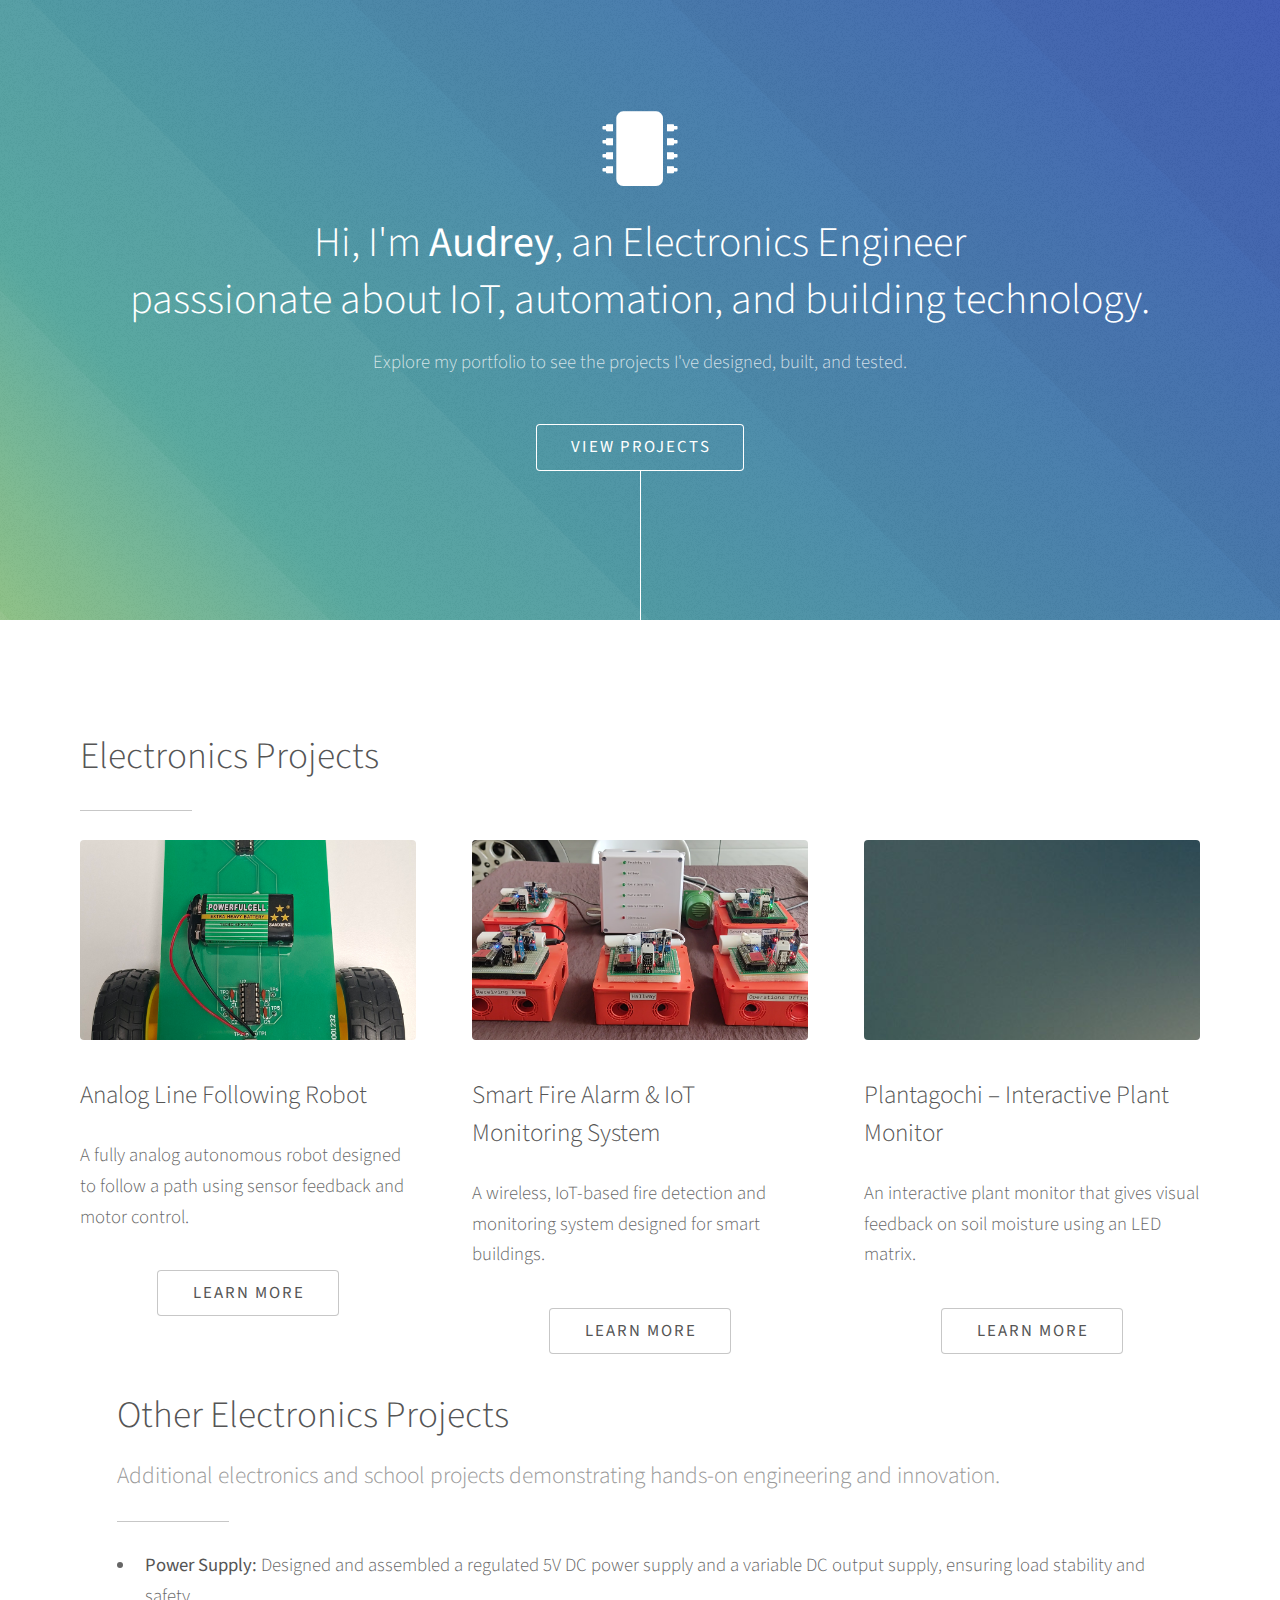
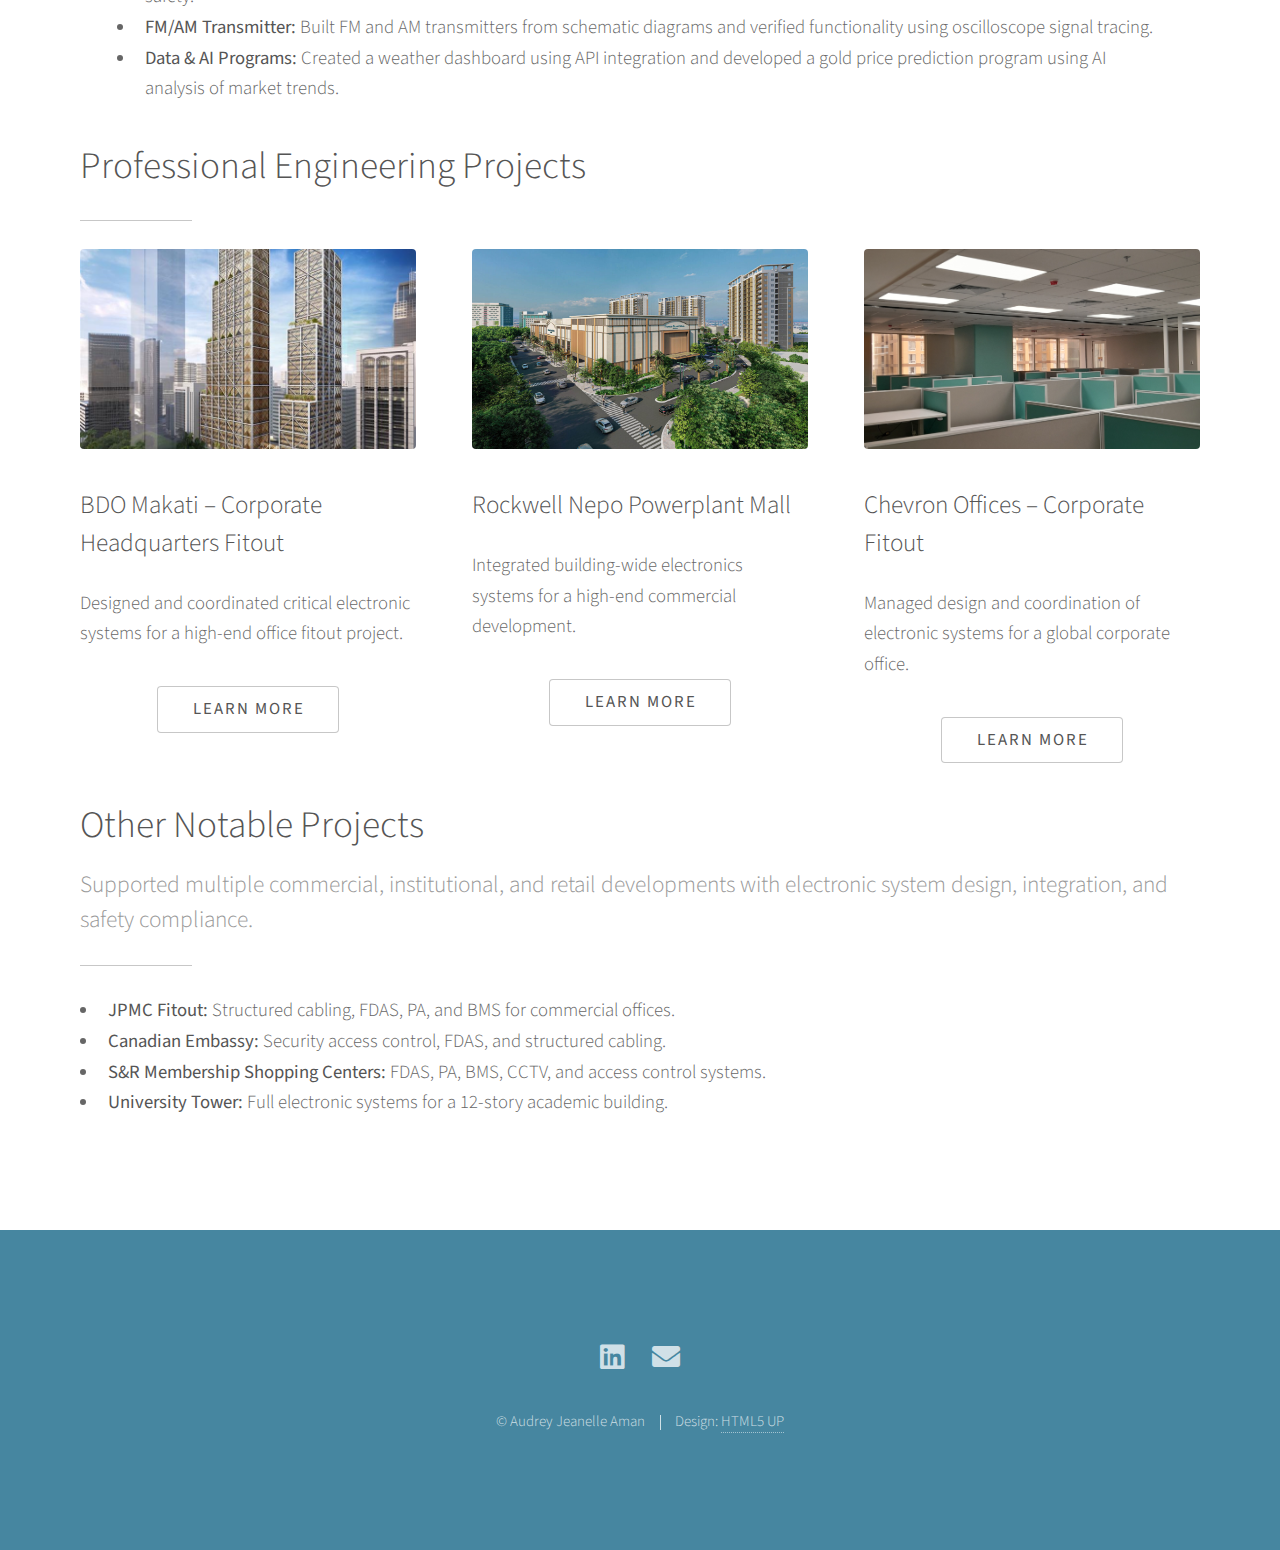
<file: index.html>
<!DOCTYPE HTML>
<!--
	Photon by HTML5 UP
	html5up.net | @ajlkn
	Free for personal and commercial use under the CCA 3.0 license (html5up.net/license)
-->
<html>
	<head>
		<title>Audrey Jeanelle Aman</title>
		<meta charset="utf-8" />
		<meta name="viewport" content="width=device-width, initial-scale=1, user-scalable=no" />
		<link rel="stylesheet" href="assets/css/main.css" />
		<noscript><link rel="stylesheet" href="assets/css/noscript.css" /></noscript>
	</head>
	<body class="is-preload">

		<!-- Header -->
			<section id="header">
				<div class="inner">
					<span class="icon solid major fa-microchip"></span>
					<h1>Hi, I'm <strong>Audrey</strong>, an Electronics Engineer<br />
					passsionate about IoT, automation, and building technology.</h1>
					<p>Explore my portfolio to see the projects I've designed, built, and tested.</p>
					<ul class="actions special">
						<li><a href="#projects" class="button scrolly">View Projects</a></li>
					</ul>
				</div>
			</section>

		<!-- Projects Overview -->
			<section id="projects" class="main style1">
				<div class="container">
					<header class="major">
						<h2>Electronics Projects</h2>
					</header>
					<div class="row gtr-150">
						<div class="col-4 col-12-medium">
							<span class="image fit"><img src="./images/line-following-robot/line-following-1.jpg" alt="Analog Line Following Robot" style="width: 100%; height: 200px; object-fit: cover;" /></span>
							<h3>Analog Line Following Robot</h3>
							<p>A fully analog autonomous robot designed to follow a path using sensor feedback and motor control.</p>
							<ul class="actions special">
								<li><a href="analog-robot.html" class="button">Learn More</a></li>
							</ul>
						</div>
						<div class="col-4 col-12-medium">
							<span class="image fit"><img src="./images/iot-fire-alarm/iot-fire-alarm-1.png" alt="Smart Fire Alarm" style="width: 100%; height: 200px; object-fit: cover;" /></span>
							<h3>Smart Fire Alarm & IoT Monitoring System</h3>
							<p>A wireless, IoT-based fire detection and monitoring system designed for smart buildings.</p>
							<ul class="actions special">
								<li><a href="smart-fire-alarm.html" class="button">Learn More</a></li>
							</ul>
						</div>
						<div class="col-4 col-12-medium">
							<span class="image fit"><img src="./images/pic04.jpg" alt="Plantagochi" style="width: 100%; height: 200px; object-fit: cover;" /></span>
							<h3>Plantagochi – Interactive Plant Monitor</h3>
							<p>An interactive plant monitor that gives visual feedback on soil moisture using an LED matrix.</p>
							<ul class="actions special">
								<li><a href="plantagochi.html" class="button">Learn More</a></li>
							</ul>
						</div>
						<!-- Other Electronics Projects -->
						<section id="other-electronics-projects" class="main style1">
							<div class="container">
								<header class="major">
									<h2>Other Electronics Projects</h2>
									<p>Additional electronics and school projects demonstrating hands-on engineering and innovation.</p>
								</header>
								
								<ul>
									<li><strong>Power Supply:</strong> Designed and assembled a regulated 5V DC power supply and a variable DC output supply, ensuring load stability and safety.</li>
									<li><strong>FM/AM Transmitter:</strong> Built FM and AM transmitters from schematic diagrams and verified functionality using oscilloscope signal tracing.</li>
									<li><strong>Data & AI Programs:</strong> Created a weather dashboard using API integration and developed a gold price prediction program using AI analysis of market trends.</li>
								</ul>
							</div>
						</section>
					</div>
					<header class="major">
						<h2>Professional Engineering Projects</h2>
					</header>
					<div class="row gtr-150">
						<div class="col-4 col-12-medium">
							<span class="image fit"><img src="./images/bdo-makati/bdo-groundbreaking.jpg" alt="BDO Makati" style="width: 100%; height: 200px; object-fit: cover;" /></span>
							<h3>BDO Makati – Corporate Headquarters Fitout</h3>
							<p>Designed and coordinated critical electronic systems for a high-end office fitout project.</p>
							<ul class="actions special">
								<li><a href="bdo-makati.html" class="button">Learn More</a></li>
							</ul>
						</div>
						<div class="col-4 col-12-medium">
							<span class="image fit"><img src="./images/rockwell-nepo/rockwell-nepo-1.jpeg" alt="Rockwell Nepo Mall" style="width: 100%; height: 200px; object-fit: cover;" /></span>
							<h3>Rockwell Nepo Powerplant Mall</h3>
							<p>Integrated building-wide electronics systems for a high-end commercial development.</p>
							<ul class="actions special">
								<li><a href="rockwell-mall.html" class="button">Learn More</a></li>
							</ul>
						</div>
						<div class="col-4 col-12-medium">
							<span class="image fit"><img src="./images/chevron-office/chevron-1.jpg" alt="Chevron Offices" style="width: 100%; height: 200px; object-fit: cover;" /></span>
							<h3>Chevron Offices – Corporate Fitout</h3>
							<p>Managed design and coordination of electronic systems for a global corporate office.</p>
							<ul class="actions special">
								<li><a href="chevron-offices.html" class="button">Learn More</a></li>
							</ul>
						</div>
					</div>
				</div>
				<!-- Other Projects -->
					<section id="other-notable-projects">
						<div class="container">
							<header class="major">
								<h2>Other Notable Projects</h2>
								<p>Supported multiple commercial, institutional, and retail developments with electronic system design, integration, and safety compliance.</p>
							</header>
							
							<ul>
								<li><strong>JPMC Fitout:</strong> Structured cabling, FDAS, PA, and BMS for commercial offices.</li>
								<li><strong>Canadian Embassy:</strong> Security access control, FDAS, and structured cabling.</li>
								<li><strong>S&R Membership Shopping Centers:</strong> FDAS, PA, BMS, CCTV, and access control systems.</li>
								<li><strong>University Tower:</strong> Full electronic systems for a 12-story academic building.</li>
							</ul>
						</div>
					</section>
			</section>

		<!-- Footer -->
			<section id="footer">
				<ul class="icons">
					<!-- <li><a href="#" class="icon brands alt fa-twitter"><span class="label">Twitter</span></a></li>
					<li><a href="#" class="icon brands alt fa-facebook-f"><span class="label">Facebook</span></a></li>
					<li><a href="#" class="icon brands alt fa-instagram"><span class="label">Instagram</span></a></li> -->
					<li><a href="https://linkedin.com/in/audreyjeanelleaman" class="icon brands alt fa-linkedin" target="_blank" rel="noopener noreferrer"><span class="label">LinkedIn</span></a></li>
					<!-- <li><a href="#" class="icon brands alt fa-github"><span class="label">GitHub</span></a></li> -->
			<li><a href="mailto:audreyjeanelleaman@gmail.com" class="icon solid alt fa-envelope"><span class="label">Email</span></a></li>
		</ul>
		<ul class="copyright">
			<li>&copy; Audrey Jeanelle Aman</li><li>Design: <a href="http://html5up.net">HTML5 UP</a></li>
		</ul>
	</section>		<!-- Scripts -->
			<script src="assets/js/jquery.min.js"></script>
			<script src="assets/js/jquery.scrolly.min.js"></script>
			<script src="assets/js/browser.min.js"></script>
			<script src="assets/js/breakpoints.min.js"></script>
			<script src="assets/js/util.js"></script>
			<script src="assets/js/main.js"></script>

	</body>
</html>
</file>
<file: assets/css/noscript.css>
/*
	Photon by HTML5 UP
	html5up.net | @ajlkn
	Free for personal and commercial use under the CCA 3.0 license (html5up.net/license)
*/

/* Header */

	body.is-preload #header .inner {
		-moz-transform: none;
		-webkit-transform: none;
		-ms-transform: none;
		transform: none;
		opacity: 1;
	}

		body.is-preload #header .inner .actions {
			-moz-transform: none;
			-webkit-transform: none;
			-ms-transform: none;
			transform: none;
			opacity: 1;
		}

	body.is-preload #header:after {
		opacity: 0;
	}
</file>
<file: assets/css/main.css>
@import url("fontawesome-all.min.css");
@import url("https://fonts.googleapis.com/css?family=Source+Sans+Pro:300,300italic,400,400italic");

/*
	Photon by HTML5 UP
	html5up.net | @ajlkn
	Free for personal and commercial use under the CCA 3.0 license (html5up.net/license)
*/

html, body, div, span, applet, object,
iframe, h1, h2, h3, h4, h5, h6, p, blockquote,
pre, a, abbr, acronym, address, big, cite,
code, del, dfn, em, img, ins, kbd, q, s, samp,
small, strike, strong, sub, sup, tt, var, b,
u, i, center, dl, dt, dd, ol, ul, li, fieldset,
form, label, legend, table, caption, tbody,
tfoot, thead, tr, th, td, article, aside,
canvas, details, embed, figure, figcaption,
footer, header, hgroup, menu, nav, output, ruby,
section, summary, time, mark, audio, video {
	margin: 0;
	padding: 0;
	border: 0;
	font-size: 100%;
	font: inherit;
	vertical-align: baseline;}

article, aside, details, figcaption, figure,
footer, header, hgroup, menu, nav, section {
	display: block;}

body {
	line-height: 1;
}

ol, ul {
	list-style: none;
}

blockquote, q {
	quotes: none;
}

	blockquote:before, blockquote:after, q:before, q:after {
		content: '';
		content: none;
	}

table {
	border-collapse: collapse;
	border-spacing: 0;
}

body {
	-webkit-text-size-adjust: none;
}

mark {
	background-color: transparent;
	color: inherit;
}

input::-moz-focus-inner {
	border: 0;
	padding: 0;
}

input, select, textarea {
	-moz-appearance: none;
	-webkit-appearance: none;
	-ms-appearance: none;
	appearance: none;
}

/* Basic */

	html {
		box-sizing: border-box;
	}

	*, *:before, *:after {
		box-sizing: inherit;
	}

	body {
		background: #fff;
	}

		body.is-preload *, body.is-preload *:before, body.is-preload *:after {
			-moz-animation: none !important;
			-webkit-animation: none !important;
			-ms-animation: none !important;
			animation: none !important;
			-moz-transition: none !important;
			-webkit-transition: none !important;
			-ms-transition: none !important;
			transition: none !important;
		}

	body, input, select, textarea {
		color: #666;
		font-family: "Source Sans Pro", Helvetica, sans-serif;
		font-size: 16pt;
		font-weight: 300;
		line-height: 1.65em;
	}

	a {
		-moz-transition: color 0.2s ease-in-out, border-color 0.2s ease-in-out;
		-webkit-transition: color 0.2s ease-in-out, border-color 0.2s ease-in-out;
		-ms-transition: color 0.2s ease-in-out, border-color 0.2s ease-in-out;
		transition: color 0.2s ease-in-out, border-color 0.2s ease-in-out;
		border-bottom: dotted 1px #666;
		color: inherit;
		text-decoration: none;
	}

		a:hover {
			border-bottom-color: transparent !important;
			color: #6bd4c8;
		}

	strong, b {
		color: #555;
		font-weight: 400;
	}

	em, i {
		font-style: italic;
	}

	p {
		margin: 0 0 2em 0;
	}

	h1, h2, h3, h4, h5, h6 {
		color: #555;
		line-height: 1em;
		margin: 0 0 1em 0;
	}

		h1 a, h2 a, h3 a, h4 a, h5 a, h6 a {
			color: inherit;
			text-decoration: none;
		}

	h1 {
		font-size: 2.25em;
		line-height: 1.35em;
	}

	h2 {
		font-size: 2em;
		line-height: 1.35em;
	}

	h3 {
		font-size: 1.35em;
		line-height: 1.5em;
	}

	h4 {
		font-size: 1.25em;
		line-height: 1.5em;
	}

	h5 {
		font-size: 0.9em;
		line-height: 1.5em;
	}

	h6 {
		font-size: 0.7em;
		line-height: 1.5em;
	}

	sub {
		font-size: 0.8em;
		position: relative;
		top: 0.5em;
	}

	sup {
		font-size: 0.8em;
		position: relative;
		top: -0.5em;
	}

	hr {
		border: 0;
		border-bottom: solid 1px rgba(144, 144, 144, 0.5);
		margin: 2em 0;
	}

		hr.major {
			margin: 3em 0;
		}

	blockquote {
		border-left: solid 4px rgba(144, 144, 144, 0.5);
		font-style: italic;
		margin: 0 0 2em 0;
		padding: 0.5em 0 0.5em 2em;
	}

	code {
		background: rgba(144, 144, 144, 0.075);
		border-radius: 4px;
		border: solid 1px rgba(144, 144, 144, 0.5);
		font-family: "Courier New", monospace;
		font-size: 0.9em;
		margin: 0 0.25em;
		padding: 0.25em 0.65em;
	}

	pre {
		-webkit-overflow-scrolling: touch;
		font-family: "Courier New", monospace;
		font-size: 0.9em;
		margin: 0 0 2em 0;
	}

		pre code {
			display: block;
			line-height: 1.75em;
			padding: 1em 1.5em;
			overflow-x: auto;
		}

	.align-left {
		text-align: left;
	}

	.align-center {
		text-align: center;
	}

	.align-right {
		text-align: right;
	}

/* Container */

	.container {
		margin: 0 auto;
		max-width: calc(100% - 4em);
		width: 60em;
	}

		.container.xsmall {
			width: 15em;
		}

		.container.small {
			width: 30em;
		}

		.container.medium {
			width: 45em;
		}

		.container.large {
			width: 75em;
		}

		.container.xlarge {
			width: 90em;
		}

		.container.max {
			width: 100%;
		}

		@media screen and (max-width: 980px) {

			.container {
				max-width: 100% !important;
				width: 100% !important;
			}

		}

		@media screen and (max-width: 480px) {

			.container {
				max-width: calc(100% - 3em);
			}

		}

/* Row */

	.row {
		display: flex;
		flex-wrap: wrap;
		box-sizing: border-box;
		align-items: stretch;
	}

		.row > * {
			box-sizing: border-box;
		}

		.row.gtr-uniform > * > :last-child {
			margin-bottom: 0;
		}

		.row.aln-left {
			justify-content: flex-start;
		}

		.row.aln-center {
			justify-content: center;
		}

		.row.aln-right {
			justify-content: flex-end;
		}

		.row.aln-top {
			align-items: flex-start;
		}

		.row.aln-middle {
			align-items: center;
		}

		.row.aln-bottom {
			align-items: flex-end;
		}

		.row > .imp {
			order: -1;
		}

		.row > .col-1 {
			width: 8.33333%;
		}

		.row > .off-1 {
			margin-left: 8.33333%;
		}

		.row > .col-2 {
			width: 16.66667%;
		}

		.row > .off-2 {
			margin-left: 16.66667%;
		}

		.row > .col-3 {
			width: 25%;
		}

		.row > .off-3 {
			margin-left: 25%;
		}

		.row > .col-4 {
			width: 33.33333%;
		}

		.row > .off-4 {
			margin-left: 33.33333%;
		}

		.row > .col-5 {
			width: 41.66667%;
		}

		.row > .off-5 {
			margin-left: 41.66667%;
		}

		.row > .col-6 {
			width: 50%;
		}

		.row > .off-6 {
			margin-left: 50%;
		}

		.row > .col-7 {
			width: 58.33333%;
		}

		.row > .off-7 {
			margin-left: 58.33333%;
		}

		.row > .col-8 {
			width: 66.66667%;
		}

		.row > .off-8 {
			margin-left: 66.66667%;
		}

		.row > .col-9 {
			width: 75%;
		}

		.row > .off-9 {
			margin-left: 75%;
		}

		.row > .col-10 {
			width: 83.33333%;
		}

		.row > .off-10 {
			margin-left: 83.33333%;
		}

		.row > .col-11 {
			width: 91.66667%;
		}

		.row > .off-11 {
			margin-left: 91.66667%;
		}

		.row > .col-12 {
			width: 100%;
		}

		.row > .off-12 {
			margin-left: 100%;
		}

		.row.gtr-0 {
			margin-top: 0;
			margin-left: 0em;
		}

			.row.gtr-0 > * {
				padding: 0 0 0 0em;
			}

			.row.gtr-0.gtr-uniform {
				margin-top: 0em;
			}

				.row.gtr-0.gtr-uniform > * {
					padding-top: 0em;
				}

		.row.gtr-25 {
			margin-top: 0;
			margin-left: -0.5em;
		}

			.row.gtr-25 > * {
				padding: 0 0 0 0.5em;
			}

			.row.gtr-25.gtr-uniform {
				margin-top: -0.5em;
			}

				.row.gtr-25.gtr-uniform > * {
					padding-top: 0.5em;
				}

		.row.gtr-50 {
			margin-top: 0;
			margin-left: -1em;
		}

			.row.gtr-50 > * {
				padding: 0 0 0 1em;
			}

			.row.gtr-50.gtr-uniform {
				margin-top: -1em;
			}

				.row.gtr-50.gtr-uniform > * {
					padding-top: 1em;
				}

		.row {
			margin-top: 0;
			margin-left: -2em;
		}

			.row > * {
				padding: 0 0 0 2em;
			}

			.row.gtr-uniform {
				margin-top: -2em;
			}

				.row.gtr-uniform > * {
					padding-top: 2em;
				}

		.row.gtr-150 {
			margin-top: 0;
			margin-left: -3em;
		}

			.row.gtr-150 > * {
				padding: 0 0 0 3em;
			}

			.row.gtr-150.gtr-uniform {
				margin-top: -3em;
			}

				.row.gtr-150.gtr-uniform > * {
					padding-top: 3em;
				}

		.row.gtr-200 {
			margin-top: 0;
			margin-left: -4em;
		}

			.row.gtr-200 > * {
				padding: 0 0 0 4em;
			}

			.row.gtr-200.gtr-uniform {
				margin-top: -4em;
			}

				.row.gtr-200.gtr-uniform > * {
					padding-top: 4em;
				}

		@media screen and (max-width: 1680px) {

			.row {
				display: flex;
				flex-wrap: wrap;
				box-sizing: border-box;
				align-items: stretch;
			}

				.row > * {
					box-sizing: border-box;
				}

				.row.gtr-uniform > * > :last-child {
					margin-bottom: 0;
				}

				.row.aln-left {
					justify-content: flex-start;
				}

				.row.aln-center {
					justify-content: center;
				}

				.row.aln-right {
					justify-content: flex-end;
				}

				.row.aln-top {
					align-items: flex-start;
				}

				.row.aln-middle {
					align-items: center;
				}

				.row.aln-bottom {
					align-items: flex-end;
				}

				.row > .imp-xlarge {
					order: -1;
				}

				.row > .col-1-xlarge {
					width: 8.33333%;
				}

				.row > .off-1-xlarge {
					margin-left: 8.33333%;
				}

				.row > .col-2-xlarge {
					width: 16.66667%;
				}

				.row > .off-2-xlarge {
					margin-left: 16.66667%;
				}

				.row > .col-3-xlarge {
					width: 25%;
				}

				.row > .off-3-xlarge {
					margin-left: 25%;
				}

				.row > .col-4-xlarge {
					width: 33.33333%;
				}

				.row > .off-4-xlarge {
					margin-left: 33.33333%;
				}

				.row > .col-5-xlarge {
					width: 41.66667%;
				}

				.row > .off-5-xlarge {
					margin-left: 41.66667%;
				}

				.row > .col-6-xlarge {
					width: 50%;
				}

				.row > .off-6-xlarge {
					margin-left: 50%;
				}

				.row > .col-7-xlarge {
					width: 58.33333%;
				}

				.row > .off-7-xlarge {
					margin-left: 58.33333%;
				}

				.row > .col-8-xlarge {
					width: 66.66667%;
				}

				.row > .off-8-xlarge {
					margin-left: 66.66667%;
				}

				.row > .col-9-xlarge {
					width: 75%;
				}

				.row > .off-9-xlarge {
					margin-left: 75%;
				}

				.row > .col-10-xlarge {
					width: 83.33333%;
				}

				.row > .off-10-xlarge {
					margin-left: 83.33333%;
				}

				.row > .col-11-xlarge {
					width: 91.66667%;
				}

				.row > .off-11-xlarge {
					margin-left: 91.66667%;
				}

				.row > .col-12-xlarge {
					width: 100%;
				}

				.row > .off-12-xlarge {
					margin-left: 100%;
				}

				.row.gtr-0 {
					margin-top: 0;
					margin-left: 0em;
				}

					.row.gtr-0 > * {
						padding: 0 0 0 0em;
					}

					.row.gtr-0.gtr-uniform {
						margin-top: 0em;
					}

						.row.gtr-0.gtr-uniform > * {
							padding-top: 0em;
						}

				.row.gtr-25 {
					margin-top: 0;
					margin-left: -0.5em;
				}

					.row.gtr-25 > * {
						padding: 0 0 0 0.5em;
					}

					.row.gtr-25.gtr-uniform {
						margin-top: -0.5em;
					}

						.row.gtr-25.gtr-uniform > * {
							padding-top: 0.5em;
						}

				.row.gtr-50 {
					margin-top: 0;
					margin-left: -1em;
				}

					.row.gtr-50 > * {
						padding: 0 0 0 1em;
					}

					.row.gtr-50.gtr-uniform {
						margin-top: -1em;
					}

						.row.gtr-50.gtr-uniform > * {
							padding-top: 1em;
						}

				.row {
					margin-top: 0;
					margin-left: -2em;
				}

					.row > * {
						padding: 0 0 0 2em;
					}

					.row.gtr-uniform {
						margin-top: -2em;
					}

						.row.gtr-uniform > * {
							padding-top: 2em;
						}

				.row.gtr-150 {
					margin-top: 0;
					margin-left: -3em;
				}

					.row.gtr-150 > * {
						padding: 0 0 0 3em;
					}

					.row.gtr-150.gtr-uniform {
						margin-top: -3em;
					}

						.row.gtr-150.gtr-uniform > * {
							padding-top: 3em;
						}

				.row.gtr-200 {
					margin-top: 0;
					margin-left: -4em;
				}

					.row.gtr-200 > * {
						padding: 0 0 0 4em;
					}

					.row.gtr-200.gtr-uniform {
						margin-top: -4em;
					}

						.row.gtr-200.gtr-uniform > * {
							padding-top: 4em;
						}

		}

		@media screen and (max-width: 1140px) {

			.row {
				display: flex;
				flex-wrap: wrap;
				box-sizing: border-box;
				align-items: stretch;
			}

				.row > * {
					box-sizing: border-box;
				}

				.row.gtr-uniform > * > :last-child {
					margin-bottom: 0;
				}

				.row.aln-left {
					justify-content: flex-start;
				}

				.row.aln-center {
					justify-content: center;
				}

				.row.aln-right {
					justify-content: flex-end;
				}

				.row.aln-top {
					align-items: flex-start;
				}

				.row.aln-middle {
					align-items: center;
				}

				.row.aln-bottom {
					align-items: flex-end;
				}

				.row > .imp-large {
					order: -1;
				}

				.row > .col-1-large {
					width: 8.33333%;
				}

				.row > .off-1-large {
					margin-left: 8.33333%;
				}

				.row > .col-2-large {
					width: 16.66667%;
				}

				.row > .off-2-large {
					margin-left: 16.66667%;
				}

				.row > .col-3-large {
					width: 25%;
				}

				.row > .off-3-large {
					margin-left: 25%;
				}

				.row > .col-4-large {
					width: 33.33333%;
				}

				.row > .off-4-large {
					margin-left: 33.33333%;
				}

				.row > .col-5-large {
					width: 41.66667%;
				}

				.row > .off-5-large {
					margin-left: 41.66667%;
				}

				.row > .col-6-large {
					width: 50%;
				}

				.row > .off-6-large {
					margin-left: 50%;
				}

				.row > .col-7-large {
					width: 58.33333%;
				}

				.row > .off-7-large {
					margin-left: 58.33333%;
				}

				.row > .col-8-large {
					width: 66.66667%;
				}

				.row > .off-8-large {
					margin-left: 66.66667%;
				}

				.row > .col-9-large {
					width: 75%;
				}

				.row > .off-9-large {
					margin-left: 75%;
				}

				.row > .col-10-large {
					width: 83.33333%;
				}

				.row > .off-10-large {
					margin-left: 83.33333%;
				}

				.row > .col-11-large {
					width: 91.66667%;
				}

				.row > .off-11-large {
					margin-left: 91.66667%;
				}

				.row > .col-12-large {
					width: 100%;
				}

				.row > .off-12-large {
					margin-left: 100%;
				}

				.row.gtr-0 {
					margin-top: 0;
					margin-left: 0em;
				}

					.row.gtr-0 > * {
						padding: 0 0 0 0em;
					}

					.row.gtr-0.gtr-uniform {
						margin-top: 0em;
					}

						.row.gtr-0.gtr-uniform > * {
							padding-top: 0em;
						}

				.row.gtr-25 {
					margin-top: 0;
					margin-left: -0.5em;
				}

					.row.gtr-25 > * {
						padding: 0 0 0 0.5em;
					}

					.row.gtr-25.gtr-uniform {
						margin-top: -0.5em;
					}

						.row.gtr-25.gtr-uniform > * {
							padding-top: 0.5em;
						}

				.row.gtr-50 {
					margin-top: 0;
					margin-left: -1em;
				}

					.row.gtr-50 > * {
						padding: 0 0 0 1em;
					}

					.row.gtr-50.gtr-uniform {
						margin-top: -1em;
					}

						.row.gtr-50.gtr-uniform > * {
							padding-top: 1em;
						}

				.row {
					margin-top: 0;
					margin-left: -2em;
				}

					.row > * {
						padding: 0 0 0 2em;
					}

					.row.gtr-uniform {
						margin-top: -2em;
					}

						.row.gtr-uniform > * {
							padding-top: 2em;
						}

				.row.gtr-150 {
					margin-top: 0;
					margin-left: -3em;
				}

					.row.gtr-150 > * {
						padding: 0 0 0 3em;
					}

					.row.gtr-150.gtr-uniform {
						margin-top: -3em;
					}

						.row.gtr-150.gtr-uniform > * {
							padding-top: 3em;
						}

				.row.gtr-200 {
					margin-top: 0;
					margin-left: -4em;
				}

					.row.gtr-200 > * {
						padding: 0 0 0 4em;
					}

					.row.gtr-200.gtr-uniform {
						margin-top: -4em;
					}

						.row.gtr-200.gtr-uniform > * {
							padding-top: 4em;
						}

		}

		@media screen and (max-width: 980px) {

			.row {
				display: flex;
				flex-wrap: wrap;
				box-sizing: border-box;
				align-items: stretch;
			}

				.row > * {
					box-sizing: border-box;
				}

				.row.gtr-uniform > * > :last-child {
					margin-bottom: 0;
				}

				.row.aln-left {
					justify-content: flex-start;
				}

				.row.aln-center {
					justify-content: center;
				}

				.row.aln-right {
					justify-content: flex-end;
				}

				.row.aln-top {
					align-items: flex-start;
				}

				.row.aln-middle {
					align-items: center;
				}

				.row.aln-bottom {
					align-items: flex-end;
				}

				.row > .imp-medium {
					order: -1;
				}

				.row > .col-1-medium {
					width: 8.33333%;
				}

				.row > .off-1-medium {
					margin-left: 8.33333%;
				}

				.row > .col-2-medium {
					width: 16.66667%;
				}

				.row > .off-2-medium {
					margin-left: 16.66667%;
				}

				.row > .col-3-medium {
					width: 25%;
				}

				.row > .off-3-medium {
					margin-left: 25%;
				}

				.row > .col-4-medium {
					width: 33.33333%;
				}

				.row > .off-4-medium {
					margin-left: 33.33333%;
				}

				.row > .col-5-medium {
					width: 41.66667%;
				}

				.row > .off-5-medium {
					margin-left: 41.66667%;
				}

				.row > .col-6-medium {
					width: 50%;
				}

				.row > .off-6-medium {
					margin-left: 50%;
				}

				.row > .col-7-medium {
					width: 58.33333%;
				}

				.row > .off-7-medium {
					margin-left: 58.33333%;
				}

				.row > .col-8-medium {
					width: 66.66667%;
				}

				.row > .off-8-medium {
					margin-left: 66.66667%;
				}

				.row > .col-9-medium {
					width: 75%;
				}

				.row > .off-9-medium {
					margin-left: 75%;
				}

				.row > .col-10-medium {
					width: 83.33333%;
				}

				.row > .off-10-medium {
					margin-left: 83.33333%;
				}

				.row > .col-11-medium {
					width: 91.66667%;
				}

				.row > .off-11-medium {
					margin-left: 91.66667%;
				}

				.row > .col-12-medium {
					width: 100%;
				}

				.row > .off-12-medium {
					margin-left: 100%;
				}

				.row.gtr-0 {
					margin-top: 0;
					margin-left: 0em;
				}

					.row.gtr-0 > * {
						padding: 0 0 0 0em;
					}

					.row.gtr-0.gtr-uniform {
						margin-top: 0em;
					}

						.row.gtr-0.gtr-uniform > * {
							padding-top: 0em;
						}

				.row.gtr-25 {
					margin-top: 0;
					margin-left: -0.5em;
				}

					.row.gtr-25 > * {
						padding: 0 0 0 0.5em;
					}

					.row.gtr-25.gtr-uniform {
						margin-top: -0.5em;
					}

						.row.gtr-25.gtr-uniform > * {
							padding-top: 0.5em;
						}

				.row.gtr-50 {
					margin-top: 0;
					margin-left: -1em;
				}

					.row.gtr-50 > * {
						padding: 0 0 0 1em;
					}

					.row.gtr-50.gtr-uniform {
						margin-top: -1em;
					}

						.row.gtr-50.gtr-uniform > * {
							padding-top: 1em;
						}

				.row {
					margin-top: 0;
					margin-left: -2em;
				}

					.row > * {
						padding: 0 0 0 2em;
					}

					.row.gtr-uniform {
						margin-top: -2em;
					}

						.row.gtr-uniform > * {
							padding-top: 2em;
						}

				.row.gtr-150 {
					margin-top: 0;
					margin-left: -3em;
				}

					.row.gtr-150 > * {
						padding: 0 0 0 3em;
					}

					.row.gtr-150.gtr-uniform {
						margin-top: -3em;
					}

						.row.gtr-150.gtr-uniform > * {
							padding-top: 3em;
						}

				.row.gtr-200 {
					margin-top: 0;
					margin-left: -4em;
				}

					.row.gtr-200 > * {
						padding: 0 0 0 4em;
					}

					.row.gtr-200.gtr-uniform {
						margin-top: -4em;
					}

						.row.gtr-200.gtr-uniform > * {
							padding-top: 4em;
						}

		}

		@media screen and (max-width: 736px) {

			.row {
				display: flex;
				flex-wrap: wrap;
				box-sizing: border-box;
				align-items: stretch;
			}

				.row > * {
					box-sizing: border-box;
				}

				.row.gtr-uniform > * > :last-child {
					margin-bottom: 0;
				}

				.row.aln-left {
					justify-content: flex-start;
				}

				.row.aln-center {
					justify-content: center;
				}

				.row.aln-right {
					justify-content: flex-end;
				}

				.row.aln-top {
					align-items: flex-start;
				}

				.row.aln-middle {
					align-items: center;
				}

				.row.aln-bottom {
					align-items: flex-end;
				}

				.row > .imp-small {
					order: -1;
				}

				.row > .col-1-small {
					width: 8.33333%;
				}

				.row > .off-1-small {
					margin-left: 8.33333%;
				}

				.row > .col-2-small {
					width: 16.66667%;
				}

				.row > .off-2-small {
					margin-left: 16.66667%;
				}

				.row > .col-3-small {
					width: 25%;
				}

				.row > .off-3-small {
					margin-left: 25%;
				}

				.row > .col-4-small {
					width: 33.33333%;
				}

				.row > .off-4-small {
					margin-left: 33.33333%;
				}

				.row > .col-5-small {
					width: 41.66667%;
				}

				.row > .off-5-small {
					margin-left: 41.66667%;
				}

				.row > .col-6-small {
					width: 50%;
				}

				.row > .off-6-small {
					margin-left: 50%;
				}

				.row > .col-7-small {
					width: 58.33333%;
				}

				.row > .off-7-small {
					margin-left: 58.33333%;
				}

				.row > .col-8-small {
					width: 66.66667%;
				}

				.row > .off-8-small {
					margin-left: 66.66667%;
				}

				.row > .col-9-small {
					width: 75%;
				}

				.row > .off-9-small {
					margin-left: 75%;
				}

				.row > .col-10-small {
					width: 83.33333%;
				}

				.row > .off-10-small {
					margin-left: 83.33333%;
				}

				.row > .col-11-small {
					width: 91.66667%;
				}

				.row > .off-11-small {
					margin-left: 91.66667%;
				}

				.row > .col-12-small {
					width: 100%;
				}

				.row > .off-12-small {
					margin-left: 100%;
				}

				.row.gtr-0 {
					margin-top: 0;
					margin-left: 0em;
				}

					.row.gtr-0 > * {
						padding: 0 0 0 0em;
					}

					.row.gtr-0.gtr-uniform {
						margin-top: 0em;
					}

						.row.gtr-0.gtr-uniform > * {
							padding-top: 0em;
						}

				.row.gtr-25 {
					margin-top: 0;
					margin-left: -0.5em;
				}

					.row.gtr-25 > * {
						padding: 0 0 0 0.5em;
					}

					.row.gtr-25.gtr-uniform {
						margin-top: -0.5em;
					}

						.row.gtr-25.gtr-uniform > * {
							padding-top: 0.5em;
						}

				.row.gtr-50 {
					margin-top: 0;
					margin-left: -1em;
				}

					.row.gtr-50 > * {
						padding: 0 0 0 1em;
					}

					.row.gtr-50.gtr-uniform {
						margin-top: -1em;
					}

						.row.gtr-50.gtr-uniform > * {
							padding-top: 1em;
						}

				.row {
					margin-top: 0;
					margin-left: -2em;
				}

					.row > * {
						padding: 0 0 0 2em;
					}

					.row.gtr-uniform {
						margin-top: -2em;
					}

						.row.gtr-uniform > * {
							padding-top: 2em;
						}

				.row.gtr-150 {
					margin-top: 0;
					margin-left: -3em;
				}

					.row.gtr-150 > * {
						padding: 0 0 0 3em;
					}

					.row.gtr-150.gtr-uniform {
						margin-top: -3em;
					}

						.row.gtr-150.gtr-uniform > * {
							padding-top: 3em;
						}

				.row.gtr-200 {
					margin-top: 0;
					margin-left: -4em;
				}

					.row.gtr-200 > * {
						padding: 0 0 0 4em;
					}

					.row.gtr-200.gtr-uniform {
						margin-top: -4em;
					}

						.row.gtr-200.gtr-uniform > * {
							padding-top: 4em;
						}

		}

		@media screen and (max-width: 480px) {

			.row {
				display: flex;
				flex-wrap: wrap;
				box-sizing: border-box;
				align-items: stretch;
			}

				.row > * {
					box-sizing: border-box;
				}

				.row.gtr-uniform > * > :last-child {
					margin-bottom: 0;
				}

				.row.aln-left {
					justify-content: flex-start;
				}

				.row.aln-center {
					justify-content: center;
				}

				.row.aln-right {
					justify-content: flex-end;
				}

				.row.aln-top {
					align-items: flex-start;
				}

				.row.aln-middle {
					align-items: center;
				}

				.row.aln-bottom {
					align-items: flex-end;
				}

				.row > .imp-xsmall {
					order: -1;
				}

				.row > .col-1-xsmall {
					width: 8.33333%;
				}

				.row > .off-1-xsmall {
					margin-left: 8.33333%;
				}

				.row > .col-2-xsmall {
					width: 16.66667%;
				}

				.row > .off-2-xsmall {
					margin-left: 16.66667%;
				}

				.row > .col-3-xsmall {
					width: 25%;
				}

				.row > .off-3-xsmall {
					margin-left: 25%;
				}

				.row > .col-4-xsmall {
					width: 33.33333%;
				}

				.row > .off-4-xsmall {
					margin-left: 33.33333%;
				}

				.row > .col-5-xsmall {
					width: 41.66667%;
				}

				.row > .off-5-xsmall {
					margin-left: 41.66667%;
				}

				.row > .col-6-xsmall {
					width: 50%;
				}

				.row > .off-6-xsmall {
					margin-left: 50%;
				}

				.row > .col-7-xsmall {
					width: 58.33333%;
				}

				.row > .off-7-xsmall {
					margin-left: 58.33333%;
				}

				.row > .col-8-xsmall {
					width: 66.66667%;
				}

				.row > .off-8-xsmall {
					margin-left: 66.66667%;
				}

				.row > .col-9-xsmall {
					width: 75%;
				}

				.row > .off-9-xsmall {
					margin-left: 75%;
				}

				.row > .col-10-xsmall {
					width: 83.33333%;
				}

				.row > .off-10-xsmall {
					margin-left: 83.33333%;
				}

				.row > .col-11-xsmall {
					width: 91.66667%;
				}

				.row > .off-11-xsmall {
					margin-left: 91.66667%;
				}

				.row > .col-12-xsmall {
					width: 100%;
				}

				.row > .off-12-xsmall {
					margin-left: 100%;
				}

				.row.gtr-0 {
					margin-top: 0;
					margin-left: 0em;
				}

					.row.gtr-0 > * {
						padding: 0 0 0 0em;
					}

					.row.gtr-0.gtr-uniform {
						margin-top: 0em;
					}

						.row.gtr-0.gtr-uniform > * {
							padding-top: 0em;
						}

				.row.gtr-25 {
					margin-top: 0;
					margin-left: -0.5em;
				}

					.row.gtr-25 > * {
						padding: 0 0 0 0.5em;
					}

					.row.gtr-25.gtr-uniform {
						margin-top: -0.5em;
					}

						.row.gtr-25.gtr-uniform > * {
							padding-top: 0.5em;
						}

				.row.gtr-50 {
					margin-top: 0;
					margin-left: -1em;
				}

					.row.gtr-50 > * {
						padding: 0 0 0 1em;
					}

					.row.gtr-50.gtr-uniform {
						margin-top: -1em;
					}

						.row.gtr-50.gtr-uniform > * {
							padding-top: 1em;
						}

				.row {
					margin-top: 0;
					margin-left: -2em;
				}

					.row > * {
						padding: 0 0 0 2em;
					}

					.row.gtr-uniform {
						margin-top: -2em;
					}

						.row.gtr-uniform > * {
							padding-top: 2em;
						}

				.row.gtr-150 {
					margin-top: 0;
					margin-left: -3em;
				}

					.row.gtr-150 > * {
						padding: 0 0 0 3em;
					}

					.row.gtr-150.gtr-uniform {
						margin-top: -3em;
					}

						.row.gtr-150.gtr-uniform > * {
							padding-top: 3em;
						}

				.row.gtr-200 {
					margin-top: 0;
					margin-left: -4em;
				}

					.row.gtr-200 > * {
						padding: 0 0 0 4em;
					}

					.row.gtr-200.gtr-uniform {
						margin-top: -4em;
					}

						.row.gtr-200.gtr-uniform > * {
							padding-top: 4em;
						}

		}

		@media screen and (max-width: 320px) {

			.row {
				display: flex;
				flex-wrap: wrap;
				box-sizing: border-box;
				align-items: stretch;
			}

				.row > * {
					box-sizing: border-box;
				}

				.row.gtr-uniform > * > :last-child {
					margin-bottom: 0;
				}

				.row.aln-left {
					justify-content: flex-start;
				}

				.row.aln-center {
					justify-content: center;
				}

				.row.aln-right {
					justify-content: flex-end;
				}

				.row.aln-top {
					align-items: flex-start;
				}

				.row.aln-middle {
					align-items: center;
				}

				.row.aln-bottom {
					align-items: flex-end;
				}

				.row > .imp-xxsmall {
					order: -1;
				}

				.row > .col-1-xxsmall {
					width: 8.33333%;
				}

				.row > .off-1-xxsmall {
					margin-left: 8.33333%;
				}

				.row > .col-2-xxsmall {
					width: 16.66667%;
				}

				.row > .off-2-xxsmall {
					margin-left: 16.66667%;
				}

				.row > .col-3-xxsmall {
					width: 25%;
				}

				.row > .off-3-xxsmall {
					margin-left: 25%;
				}

				.row > .col-4-xxsmall {
					width: 33.33333%;
				}

				.row > .off-4-xxsmall {
					margin-left: 33.33333%;
				}

				.row > .col-5-xxsmall {
					width: 41.66667%;
				}

				.row > .off-5-xxsmall {
					margin-left: 41.66667%;
				}

				.row > .col-6-xxsmall {
					width: 50%;
				}

				.row > .off-6-xxsmall {
					margin-left: 50%;
				}

				.row > .col-7-xxsmall {
					width: 58.33333%;
				}

				.row > .off-7-xxsmall {
					margin-left: 58.33333%;
				}

				.row > .col-8-xxsmall {
					width: 66.66667%;
				}

				.row > .off-8-xxsmall {
					margin-left: 66.66667%;
				}

				.row > .col-9-xxsmall {
					width: 75%;
				}

				.row > .off-9-xxsmall {
					margin-left: 75%;
				}

				.row > .col-10-xxsmall {
					width: 83.33333%;
				}

				.row > .off-10-xxsmall {
					margin-left: 83.33333%;
				}

				.row > .col-11-xxsmall {
					width: 91.66667%;
				}

				.row > .off-11-xxsmall {
					margin-left: 91.66667%;
				}

				.row > .col-12-xxsmall {
					width: 100%;
				}

				.row > .off-12-xxsmall {
					margin-left: 100%;
				}

				.row.gtr-0 {
					margin-top: 0;
					margin-left: 0em;
				}

					.row.gtr-0 > * {
						padding: 0 0 0 0em;
					}

					.row.gtr-0.gtr-uniform {
						margin-top: 0em;
					}

						.row.gtr-0.gtr-uniform > * {
							padding-top: 0em;
						}

				.row.gtr-25 {
					margin-top: 0;
					margin-left: -0.5em;
				}

					.row.gtr-25 > * {
						padding: 0 0 0 0.5em;
					}

					.row.gtr-25.gtr-uniform {
						margin-top: -0.5em;
					}

						.row.gtr-25.gtr-uniform > * {
							padding-top: 0.5em;
						}

				.row.gtr-50 {
					margin-top: 0;
					margin-left: -1em;
				}

					.row.gtr-50 > * {
						padding: 0 0 0 1em;
					}

					.row.gtr-50.gtr-uniform {
						margin-top: -1em;
					}

						.row.gtr-50.gtr-uniform > * {
							padding-top: 1em;
						}

				.row {
					margin-top: 0;
					margin-left: -2em;
				}

					.row > * {
						padding: 0 0 0 2em;
					}

					.row.gtr-uniform {
						margin-top: -2em;
					}

						.row.gtr-uniform > * {
							padding-top: 2em;
						}

				.row.gtr-150 {
					margin-top: 0;
					margin-left: -3em;
				}

					.row.gtr-150 > * {
						padding: 0 0 0 3em;
					}

					.row.gtr-150.gtr-uniform {
						margin-top: -3em;
					}

						.row.gtr-150.gtr-uniform > * {
							padding-top: 3em;
						}

				.row.gtr-200 {
					margin-top: 0;
					margin-left: -4em;
				}

					.row.gtr-200 > * {
						padding: 0 0 0 4em;
					}

					.row.gtr-200.gtr-uniform {
						margin-top: -4em;
					}

						.row.gtr-200.gtr-uniform > * {
							padding-top: 4em;
						}

		}

/* Section/Article */

	section.special, article.special {
		text-align: center;
	}

	header p {
		color: #999;
		margin: 0 0 1.5em 0;
		position: relative;
	}

	header h2 + p {
		font-size: 1.25em;
		line-height: 1.5em;
		margin-top: -1em;
	}

	header h3 + p {
		font-size: 1.1em;
		line-height: 1.5em;
		margin-top: -0.8em;
	}

	header h4 + p,
	header h5 + p,
	header h6 + p {
		font-size: 0.9em;
		line-height: 1.5em;
		margin-top: -0.6em;
	}

	header.major {
		margin: 0 0 1em 0;
	}

		header.major:after {
			background: rgba(144, 144, 144, 0.5);
			content: '';
			display: inline-block;
			height: 1px;
			margin-top: 1.5em;
			width: 6em;
		}

		header.major h2, header.major h3, header.major h4, header.major h5, header.major h6 {
			margin: 0;
		}

		header.major p {
			margin: 0.7em 0 0 0;
		}

	header.special {
		text-align: center;
	}

/* Form */

	form {
		margin: 0 0 2em 0;
	}

	label {
		color: #555;
		display: block;
		font-size: 0.9em;
		font-weight: 400;
		margin: 0 0 1em 0;
	}

	input[type="text"],
	input[type="password"],
	input[type="email"],
	select,
	textarea {
		-moz-appearance: none;
		-webkit-appearance: none;
		-ms-appearance: none;
		appearance: none;
		background: rgba(144, 144, 144, 0.075);
		border-radius: 4px;
		border: none;
		border: solid 1px rgba(144, 144, 144, 0.5);
		color: inherit;
		display: block;
		outline: 0;
		padding: 0 1em;
		text-decoration: none;
		width: 100%;
	}

		input[type="text"]:invalid,
		input[type="password"]:invalid,
		input[type="email"]:invalid,
		select:invalid,
		textarea:invalid {
			box-shadow: none;
		}

		input[type="text"]:focus,
		input[type="password"]:focus,
		input[type="email"]:focus,
		select:focus,
		textarea:focus {
			border-color: #6bd4c8;
		}

	select {
		background-image: url("data:image/svg+xml;charset=utf8,%3Csvg xmlns='http://www.w3.org/2000/svg' width='40' height='40' preserveAspectRatio='none' viewBox='0 0 40 40'%3E%3Cpath d='M9.4,12.3l10.4,10.4l10.4-10.4c0.2-0.2,0.5-0.4,0.9-0.4c0.3,0,0.6,0.1,0.9,0.4l3.3,3.3c0.2,0.2,0.4,0.5,0.4,0.9 c0,0.4-0.1,0.6-0.4,0.9L20.7,31.9c-0.2,0.2-0.5,0.4-0.9,0.4c-0.3,0-0.6-0.1-0.9-0.4L4.3,17.3c-0.2-0.2-0.4-0.5-0.4-0.9 c0-0.4,0.1-0.6,0.4-0.9l3.3-3.3c0.2-0.2,0.5-0.4,0.9-0.4S9.1,12.1,9.4,12.3z' fill='rgba(144, 144, 144, 0.5)' /%3E%3C/svg%3E");
		background-size: 1.25rem;
		background-repeat: no-repeat;
		background-position: calc(100% - 1rem) center;
		height: 2.75em;
		padding-right: 2.75em;
		text-overflow: ellipsis;
	}

		select option {
			color: #555;
			background: #fff;
		}

		select:focus::-ms-value {
			background-color: transparent;
		}

		select::-ms-expand {
			display: none;
		}

	input[type="text"],
	input[type="password"],
	input[type="email"],
	select {
		height: 2.75em;
	}

	textarea {
		padding: 0.75em 1em;
	}

	input[type="checkbox"],
	input[type="radio"] {
		-moz-appearance: none;
		-webkit-appearance: none;
		-ms-appearance: none;
		appearance: none;
		display: block;
		float: left;
		margin-right: -2em;
		opacity: 0;
		width: 1em;
		z-index: -1;
	}

		input[type="checkbox"] + label,
		input[type="radio"] + label {
			text-decoration: none;
			color: #666;
			cursor: pointer;
			display: inline-block;
			font-size: 1em;
			font-weight: 300;
			padding-left: 2.4em;
			padding-right: 0.75em;
			position: relative;
		}

			input[type="checkbox"] + label:before,
			input[type="radio"] + label:before {
				-moz-osx-font-smoothing: grayscale;
				-webkit-font-smoothing: antialiased;
				display: inline-block;
				font-style: normal;
				font-variant: normal;
				text-rendering: auto;
				line-height: 1;
				text-transform: none !important;
				font-family: 'Font Awesome 5 Free';
				font-weight: 900;
			}

			input[type="checkbox"] + label:before,
			input[type="radio"] + label:before {
				background: rgba(144, 144, 144, 0.075);
				border-radius: 4px;
				border: solid 1px rgba(144, 144, 144, 0.5);
				content: '';
				display: inline-block;
				font-size: 0.8em;
				height: 2.0625em;
				left: 0;
				line-height: 2.0625em;
				position: absolute;
				text-align: center;
				top: 0;
				width: 2.0625em;
			}

		input[type="checkbox"]:checked + label:before,
		input[type="radio"]:checked + label:before {
			background: #666666;
			border-color: #666666;
			color: #ffffff;
			content: '\f00c';
		}

		input[type="checkbox"]:focus + label:before,
		input[type="radio"]:focus + label:before {
			border-color: #6bd4c8;
		}

	input[type="checkbox"] + label:before {
		border-radius: 4px;
	}

	input[type="radio"] + label:before {
		border-radius: 100%;
	}

	::-webkit-input-placeholder {
		color: #999 !important;
		opacity: 1.0;
	}

	:-moz-placeholder {
		color: #999 !important;
		opacity: 1.0;
	}

	::-moz-placeholder {
		color: #999 !important;
		opacity: 1.0;
	}

	:-ms-input-placeholder {
		color: #999 !important;
		opacity: 1.0;
	}

/* Box */

	.box {
		border-radius: 4px;
		border: solid 1px rgba(144, 144, 144, 0.5);
		margin-bottom: 2em;
		padding: 1.5em;
	}

		.box > :last-child,
		.box > :last-child > :last-child,
		.box > :last-child > :last-child > :last-child {
			margin-bottom: 0;
		}

		.box.alt {
			border: 0;
			border-radius: 0;
			padding: 0;
		}

/* Icon */

	.icon {
		text-decoration: none;
		border-bottom: none;
		position: relative;
	}

		.icon:before {
			-moz-osx-font-smoothing: grayscale;
			-webkit-font-smoothing: antialiased;
			display: inline-block;
			font-style: normal;
			font-variant: normal;
			text-rendering: auto;
			line-height: 1;
			text-transform: none !important;
			font-family: 'Font Awesome 5 Free';
			font-weight: 400;
		}

		.icon > .label {
			display: none;
		}

		.icon:before {
			line-height: inherit;
		}

		.icon.solid:before {
			font-weight: 900 !important;
		}

		.icon.brands:before {
			font-family: 'Font Awesome 5 Brands';
		}

		.icon.style1:before {
			color: #c3e895;
		}

		.icon.style2:before {
			color: #8addaa;
		}

		.icon.style3:before {
			color: #6bd4c8;
		}

		.icon.style4:before {
			color: #57aed3;
		}

		.icon.style5:before {
			color: #4a87d3;
		}

		.icon.style6:before {
			color: #6b88e6;
		}

		.icon.major {
			text-decoration: none;
			color: #555;
			cursor: default;
			display: inline-block;
			margin: 0 0 1.5em 0;
		}

			.icon.major:before {
				-moz-osx-font-smoothing: grayscale;
				-webkit-font-smoothing: antialiased;
				display: inline-block;
				font-style: normal;
				font-variant: normal;
				text-rendering: auto;
				line-height: 1;
				text-transform: none !important;
				font-family: 'Font Awesome 5 Free';
				font-weight: 400;
			}

			.icon.major:before {
				font-size: 4em;
				line-height: 1em;
			}

/* Image */

	.image {
		border-radius: 4px;
		border: 0;
		display: inline-block;
		position: relative;
	}

		.image img {
			border-radius: 4px;
			display: block;
		}

		.image.left {
			float: left;
			padding: 0 1.5em 1em 0;
			top: 0.25em;
		}

		.image.right {
			float: right;
			padding: 0 0 1em 1.5em;
			top: 0.25em;
		}

		.image.left, .image.right {
			max-width: 40%;
		}

			.image.left img, .image.right img {
				width: 100%;
			}

		.image.fit {
			display: block;
			margin: 0 0 2em 0;
			width: 100%;
		}

			.image.fit img {
				width: 100%;
			}

/* List */

	ol {
		list-style: decimal;
		margin: 0 0 2em 0;
		padding-left: 1.25em;
	}

		ol li {
			padding-left: 0.25em;
		}

	ul {
		list-style: disc;
		margin: 0 0 2em 0;
		padding-left: 1em;
	}

		ul li {
			padding-left: 0.5em;
		}

		ul.alt {
			list-style: none;
			padding-left: 0;
		}

			ul.alt li {
				border-top: solid 1px rgba(144, 144, 144, 0.5);
				padding: 0.5em 0;
			}

				ul.alt li:first-child {
					border-top: 0;
					padding-top: 0;
				}

	dl {
		margin: 0 0 2em 0;
	}

/* Actions */

	ul.actions {
		display: -moz-flex;
		display: -webkit-flex;
		display: -ms-flex;
		display: flex;
		cursor: default;
		list-style: none;
		margin-left: -1em;
		padding-left: 0;
	}

		ul.actions li {
			padding: 0 0 0 1em;
			vertical-align: middle;
		}

		ul.actions.special {
			-moz-justify-content: center;
			-webkit-justify-content: center;
			-ms-justify-content: center;
			justify-content: center;
			width: 100%;
			margin-left: 0;
		}

			ul.actions.special li:first-child {
				padding-left: 0;
			}

		ul.actions.stacked {
			-moz-flex-direction: column;
			-webkit-flex-direction: column;
			-ms-flex-direction: column;
			flex-direction: column;
			margin-left: 0;
		}

			ul.actions.stacked li {
				padding: 1.3em 0 0 0;
			}

				ul.actions.stacked li:first-child {
					padding-top: 0;
				}

		ul.actions.fit {
			width: calc(100% + 1em);
		}

			ul.actions.fit li {
				-moz-flex-grow: 1;
				-webkit-flex-grow: 1;
				-ms-flex-grow: 1;
				flex-grow: 1;
				-moz-flex-shrink: 1;
				-webkit-flex-shrink: 1;
				-ms-flex-shrink: 1;
				flex-shrink: 1;
				width: 100%;
			}

				ul.actions.fit li > * {
					width: 100%;
				}

			ul.actions.fit.stacked {
				width: 100%;
			}

		@media screen and (max-width: 480px) {

			ul.actions:not(.fixed) {
				-moz-flex-direction: column;
				-webkit-flex-direction: column;
				-ms-flex-direction: column;
				flex-direction: column;
				margin-left: 0;
				width: 100% !important;
			}

				ul.actions:not(.fixed) li {
					-moz-flex-grow: 1;
					-webkit-flex-grow: 1;
					-ms-flex-grow: 1;
					flex-grow: 1;
					-moz-flex-shrink: 1;
					-webkit-flex-shrink: 1;
					-ms-flex-shrink: 1;
					flex-shrink: 1;
					padding: 1em 0 0 0;
					text-align: center;
					width: 100%;
				}

					ul.actions:not(.fixed) li > * {
						width: 100%;
					}

					ul.actions:not(.fixed) li:first-child {
						padding-top: 0;
					}

					ul.actions:not(.fixed) li input[type="submit"],
					ul.actions:not(.fixed) li input[type="reset"],
					ul.actions:not(.fixed) li input[type="button"],
					ul.actions:not(.fixed) li button,
					ul.actions:not(.fixed) li .button {
						width: 100%;
					}

						ul.actions:not(.fixed) li input[type="submit"].icon:before,
						ul.actions:not(.fixed) li input[type="reset"].icon:before,
						ul.actions:not(.fixed) li input[type="button"].icon:before,
						ul.actions:not(.fixed) li button.icon:before,
						ul.actions:not(.fixed) li .button.icon:before {
							margin-left: -0.5em;
						}

		}

/* Icons */

	ul.icons {
		cursor: default;
		list-style: none;
		padding-left: 0;
	}

		ul.icons li {
			display: inline-block;
			padding: 0 1.25em 0 0;
		}

			ul.icons li:last-child {
				padding-right: 0;
			}

			ul.icons li .icon:before {
				font-size: 1.5em;
			}

/* Major Icons */

	ul.major-icons {
		list-style: none;
		padding-left: 0;
	}

		ul.major-icons li {
			display: inline-block;
			padding: 2.5em;
			text-align: center;
		}

			ul.major-icons li .icon {
				-moz-transform: rotate(45deg);
				-webkit-transform: rotate(45deg);
				-ms-transform: rotate(45deg);
				transform: rotate(45deg);
				border-radius: 4px;
				border: solid 1px rgba(144, 144, 144, 0.5);
				display: inline-block;
				height: 8em;
				line-height: 8em;
				margin: 0;
				text-align: center;
				width: 8em;
			}

				ul.major-icons li .icon:before {
					-moz-transform: rotate(-45deg);
					-webkit-transform: rotate(-45deg);
					-ms-transform: rotate(-45deg);
					transform: rotate(-45deg);
					display: inline-block;
					line-height: inherit;
				}

/* Table */

	.table-wrapper {
		-webkit-overflow-scrolling: touch;
		overflow-x: auto;
	}

	table {
		margin: 0 0 2em 0;
		width: 100%;
	}

		table tbody tr {
			border-left: 0;
			border-right: 0;
		}

			table tbody tr:nth-child(2n + 1) {
				background-color: rgba(144, 144, 144, 0.075);
			}

		table td {
			padding: 0.75em 0.75em;
		}

		table th {
			color: #555;
			font-size: 0.9em;
			font-weight: 400;
			padding: 0 0.75em 0.75em 0.75em;
			text-align: left;
		}

		table thead {
			border-bottom: solid 1px rgba(144, 144, 144, 0.5);
		}

		table tfoot {
			border-top: solid 1px rgba(144, 144, 144, 0.5);
		}

		table.alt {
			border-collapse: separate;
		}

			table.alt tbody tr td {
				border: solid 1px rgba(144, 144, 144, 0.5);
				border-left-width: 0;
				border-top-width: 0;
			}

				table.alt tbody tr td:first-child {
					border-left-width: 1px;
				}

			table.alt tbody tr:first-child td {
				border-top-width: 1px;
			}

			table.alt thead {
				border-bottom: 0;
			}

			table.alt tfoot {
				border-top: 0;
			}

/* Button */

	input[type="submit"],
	input[type="reset"],
	input[type="button"],
	button,
	.button {
		-moz-appearance: none;
		-webkit-appearance: none;
		-ms-appearance: none;
		appearance: none;
		-moz-transition: background-color 0.2s ease-in-out, color 0.2s ease-in-out;
		-webkit-transition: background-color 0.2s ease-in-out, color 0.2s ease-in-out;
		-ms-transition: background-color 0.2s ease-in-out, color 0.2s ease-in-out;
		transition: background-color 0.2s ease-in-out, color 0.2s ease-in-out;
		background-color: transparent;
		border-radius: 4px;
		border: 0;
		box-shadow: inset 0 0 0 1px rgba(144, 144, 144, 0.5);
		color: #555 !important;
		cursor: pointer;
		display: inline-block;
		font-size: 0.9em;
		font-weight: 400;
		height: 2.75em;
		letter-spacing: 0.125em;
		line-height: 2.75em;
		padding: 0 2em;
		text-align: center;
		text-decoration: none;
		text-indent: 0.125em;
		text-transform: uppercase;
		white-space: nowrap;
	}

		input[type="submit"]:hover,
		input[type="reset"]:hover,
		input[type="button"]:hover,
		button:hover,
		.button:hover {
			background-color: rgba(144, 144, 144, 0.075);
		}

		input[type="submit"]:active,
		input[type="reset"]:active,
		input[type="button"]:active,
		button:active,
		.button:active {
			background-color: rgba(144, 144, 144, 0.2);
		}

		input[type="submit"].icon:before,
		input[type="reset"].icon:before,
		input[type="button"].icon:before,
		button.icon:before,
		.button.icon:before {
			margin-right: 0.5em;
		}

		input[type="submit"].fit,
		input[type="reset"].fit,
		input[type="button"].fit,
		button.fit,
		.button.fit {
			width: 100%;
		}

		input[type="submit"].small,
		input[type="reset"].small,
		input[type="button"].small,
		button.small,
		.button.small {
			font-size: 0.7em;
		}

		input[type="submit"].large,
		input[type="reset"].large,
		input[type="button"].large,
		button.large,
		.button.large {
			font-size: 1.25em;
		}

		input[type="submit"].wide,
		input[type="reset"].wide,
		input[type="button"].wide,
		button.wide,
		.button.wide {
			min-width: 12em;
		}

		input[type="submit"].primary,
		input[type="reset"].primary,
		input[type="button"].primary,
		button.primary,
		.button.primary {
			background-color: #555;
			box-shadow: none !important;
			color: #fff !important;
		}

			input[type="submit"].primary:hover,
			input[type="reset"].primary:hover,
			input[type="button"].primary:hover,
			button.primary:hover,
			.button.primary:hover {
				background-color: #626262;
			}

			input[type="submit"].primary:active,
			input[type="reset"].primary:active,
			input[type="button"].primary:active,
			button.primary:active,
			.button.primary:active {
				background-color: #484848;
			}

		input[type="submit"].disabled, input[type="submit"]:disabled,
		input[type="reset"].disabled,
		input[type="reset"]:disabled,
		input[type="button"].disabled,
		input[type="button"]:disabled,
		button.disabled,
		button:disabled,
		.button.disabled,
		.button:disabled {
			cursor: default;
			opacity: 0.25;
		}

/* Main */

	.main {
		padding: 6em 0 4em 0 ;
	}

		.main.style1 {
			background: #fff;
		}

		.main.style2 {
			background-color: #333;
			color: rgba(255, 255, 255, 0.75);
			background-attachment: fixed,							fixed;
			background-image: url("images/overlay1.png"), url("../../images/header.jpg");
			background-size: auto,							cover;
		}

			.main.style2 a {
				border-bottom-color: rgba(255, 255, 255, 0.5);
			}

				.main.style2 a:hover {
					color: #ffffff;
				}

			.main.style2 h1, .main.style2 h2, .main.style2 h3, .main.style2 h4, .main.style2 h5, .main.style2 h6, .main.style2 strong, .main.style2 b {
				color: #ffffff;
			}

			.main.style2 header p {
				color: #ffffff;
			}

			.main.style2 header.major:after {
				background: #ffffff;
			}

			.main.style2 input[type="submit"],
			.main.style2 input[type="reset"],
			.main.style2 input[type="button"],
			.main.style2 button,
			.main.style2 .button {
				box-shadow: inset 0 0 0 1px #ffffff;
				color: #ffffff !important;
			}

				.main.style2 input[type="submit"]:hover,
				.main.style2 input[type="reset"]:hover,
				.main.style2 input[type="button"]:hover,
				.main.style2 button:hover,
				.main.style2 .button:hover {
					background-color: rgba(255, 255, 255, 0.125);
				}

				.main.style2 input[type="submit"]:active,
				.main.style2 input[type="reset"]:active,
				.main.style2 input[type="button"]:active,
				.main.style2 button:active,
				.main.style2 .button:active {
					background-color: rgba(255, 255, 255, 0.25);
				}

				.main.style2 input[type="submit"].primary,
				.main.style2 input[type="reset"].primary,
				.main.style2 input[type="button"].primary,
				.main.style2 button.primary,
				.main.style2 .button.primary {
					background-color: #ffffff;
					box-shadow: inset 0 0 0 1px #ffffff !important;
					color: #333 !important;
				}

					.main.style2 input[type="submit"].primary:hover,
					.main.style2 input[type="reset"].primary:hover,
					.main.style2 input[type="button"].primary:hover,
					.main.style2 button.primary:hover,
					.main.style2 .button.primary:hover {
						background-color: rgba(255, 255, 255, 0.125) !important;
						color: #ffffff !important;
					}

					.main.style2 input[type="submit"].primary:active,
					.main.style2 input[type="reset"].primary:active,
					.main.style2 input[type="button"].primary:active,
					.main.style2 button.primary:active,
					.main.style2 .button.primary:active {
						background-color: rgba(255, 255, 255, 0.25) !important;
					}

			.main.style2 ul.major-icons li .icon {
				border-color: #ffffff;
			}

			.main.style2 .icon.major {
				color: #ffffff;
			}

/* Header */

	#header {
		padding: 9em 0 9em 0 ;
		background-color: #4686a0;
		color: rgba(255, 255, 255, 0.75);
		background-attachment: fixed,							fixed,							fixed;
		background-image: url("images/overlay2.png"), url("images/overlay3.svg"), linear-gradient(45deg, #9dc66b 5%, #4fa49a 30%, #4361c2);
		background-position: top left,						center center,					center center;
		background-size: auto,							cover,							cover;
		overflow: hidden;
		position: relative;
		text-align: center;
	}

		#header a {
			border-bottom-color: rgba(255, 255, 255, 0.5);
		}

			#header a:hover {
				color: #ffffff;
			}

		#header h1, #header h2, #header h3, #header h4, #header h5, #header h6, #header strong, #header b {
			color: #ffffff;
		}

		#header header p {
			color: #ffffff;
		}

		#header header.major:after {
			background: #ffffff;
		}

		#header input[type="submit"],
		#header input[type="reset"],
		#header input[type="button"],
		#header button,
		#header .button {
			box-shadow: inset 0 0 0 1px #ffffff;
			color: #ffffff !important;
		}

			#header input[type="submit"]:hover,
			#header input[type="reset"]:hover,
			#header input[type="button"]:hover,
			#header button:hover,
			#header .button:hover {
				background-color: rgba(255, 255, 255, 0.125);
			}

			#header input[type="submit"]:active,
			#header input[type="reset"]:active,
			#header input[type="button"]:active,
			#header button:active,
			#header .button:active {
				background-color: rgba(255, 255, 255, 0.25);
			}

			#header input[type="submit"].primary,
			#header input[type="reset"].primary,
			#header input[type="button"].primary,
			#header button.primary,
			#header .button.primary {
				background-color: #ffffff;
				box-shadow: inset 0 0 0 1px #ffffff !important;
				color: #4686a0 !important;
			}

				#header input[type="submit"].primary:hover,
				#header input[type="reset"].primary:hover,
				#header input[type="button"].primary:hover,
				#header button.primary:hover,
				#header .button.primary:hover {
					background-color: rgba(255, 255, 255, 0.125) !important;
					color: #ffffff !important;
				}

				#header input[type="submit"].primary:active,
				#header input[type="reset"].primary:active,
				#header input[type="button"].primary:active,
				#header button.primary:active,
				#header .button.primary:active {
					background-color: rgba(255, 255, 255, 0.25) !important;
				}

		#header ul.major-icons li .icon {
			border-color: #ffffff;
		}

		#header .icon.major {
			color: #ffffff;
		}

		#header h1 {
			margin: 0;
		}

		#header p {
			margin: 1em 0 0 0;
		}

		#header .actions {
			-moz-justify-content: center;
			-webkit-justify-content: center;
			-ms-justify-content: center;
			justify-content: center;
			margin-top: 2.5em;
			margin-left: 0;
			position: relative;
		}

			#header .actions li:first-child {
				padding-left: 0;
			}

			#header .actions:after {
				background: #ffffff;
				content: '';
				height: 100vh;
				left: 50%;
				position: absolute;
				top: 100%;
				width: 1px;
			}

		#header .inner {
			-moz-transition: -moz-transform 1.5s ease, opacity 2s ease;
			-webkit-transition: -webkit-transform 1.5s ease, opacity 2s ease;
			-ms-transition: -ms-transform 1.5s ease, opacity 2s ease;
			transition: transform 1.5s ease, opacity 2s ease;
			-moz-transition-delay: 0.25s;
			-webkit-transition-delay: 0.25s;
			-ms-transition-delay: 0.25s;
			transition-delay: 0.25s;
			-moz-transform: scale(1);
			-webkit-transform: scale(1);
			-ms-transform: scale(1);
			transform: scale(1);
			opacity: 1;
			position: relative;
			z-index: 1;
		}

			#header .inner .actions {
				-moz-transition: -moz-transform 1.25s ease;
				-webkit-transition: -webkit-transform 1.25s ease;
				-ms-transition: -ms-transform 1.25s ease;
				transition: transform 1.25s ease;
				-moz-transition-delay: 1s;
				-webkit-transition-delay: 1s;
				-ms-transition-delay: 1s;
				transition-delay: 1s;
				-moz-transform: translateY(0);
				-webkit-transform: translateY(0);
				-ms-transform: translateY(0);
				transform: translateY(0);
				opacity: 1;
			}

		#header:after {
			-moz-transition: opacity 1s ease;
			-webkit-transition: opacity 1s ease;
			-ms-transition: opacity 1s ease;
			transition: opacity 1s ease;
			background-image: linear-gradient(45deg, #4fa49a, #4361c2);
			content: '';
			height: 100%;
			left: 0;
			opacity: 0;
			position: absolute;
			top: 0;
			width: 100%;
		}

	body.is-preload #header .inner {
		-moz-transform: scale(1.05);
		-webkit-transform: scale(1.05);
		-ms-transform: scale(1.05);
		transform: scale(1.05);
		opacity: 0;
	}

		body.is-preload #header .inner .actions {
			-moz-transform: translateY(30em);
			-webkit-transform: translateY(30em);
			-ms-transform: translateY(30em);
			transform: translateY(30em);
			opacity: 0;
		}

	body.is-preload #header:after {
		opacity: 1;
	}

/* Footer */

	#footer {
		padding: 6em 0 6em 0 ;
		background-color: #4686a0;
		color: rgba(255, 255, 255, 0.75);
		background-attachment: fixed,							fixed,							fixed;
		background-image: url("images/overlay2.png"), url("images/overlay4.svg"), linear-gradient(45deg, #4361c2, #4fa49a 50%, #9dc66b 95%);
		background-position: top left,						center center,					center center;
		background-size: auto,							cover,							cover;
		text-align: center;
	}

		#footer a {
			border-bottom-color: rgba(255, 255, 255, 0.5);
		}

			#footer a:hover {
				color: #ffffff;
			}

		#footer h1, #footer h2, #footer h3, #footer h4, #footer h5, #footer h6, #footer strong, #footer b {
			color: #ffffff;
		}

		#footer header p {
			color: #ffffff;
		}

		#footer header.major:after {
			background: #ffffff;
		}

		#footer input[type="submit"],
		#footer input[type="reset"],
		#footer input[type="button"],
		#footer button,
		#footer .button {
			box-shadow: inset 0 0 0 1px #ffffff;
			color: #ffffff !important;
		}

			#footer input[type="submit"]:hover,
			#footer input[type="reset"]:hover,
			#footer input[type="button"]:hover,
			#footer button:hover,
			#footer .button:hover {
				background-color: rgba(255, 255, 255, 0.125);
			}

			#footer input[type="submit"]:active,
			#footer input[type="reset"]:active,
			#footer input[type="button"]:active,
			#footer button:active,
			#footer .button:active {
				background-color: rgba(255, 255, 255, 0.25);
			}

			#footer input[type="submit"].primary,
			#footer input[type="reset"].primary,
			#footer input[type="button"].primary,
			#footer button.primary,
			#footer .button.primary {
				background-color: #ffffff;
				box-shadow: inset 0 0 0 1px #ffffff !important;
				color: #4686a0 !important;
			}

				#footer input[type="submit"].primary:hover,
				#footer input[type="reset"].primary:hover,
				#footer input[type="button"].primary:hover,
				#footer button.primary:hover,
				#footer .button.primary:hover {
					background-color: rgba(255, 255, 255, 0.125) !important;
					color: #ffffff !important;
				}

				#footer input[type="submit"].primary:active,
				#footer input[type="reset"].primary:active,
				#footer input[type="button"].primary:active,
				#footer button.primary:active,
				#footer .button.primary:active {
					background-color: rgba(255, 255, 255, 0.25) !important;
				}

		#footer ul.major-icons li .icon {
			border-color: #ffffff;
		}

		#footer .icon.major {
			color: #ffffff;
		}

		#footer .icons {
			margin: 0;
		}

		#footer .copyright {
			font-size: 0.8em;
			list-style: none;
			margin: 2em 0 0 0;
			padding: 0;
		}

			#footer .copyright li {
				border-left: solid 1px;
				display: inline-block;
				line-height: 1em;
				margin-left: 1em;
				padding: 0 0 0 1em;
			}

				#footer .copyright li:first-child {
					border-left: 0;
					margin-left: 0;
					padding: 0;
				}

/* XLarge */

	@media screen and (max-width: 1680px) {

		/* Basic */

			body, input, select, textarea {
				font-size: 14pt;
			}

		/* Header */

			#header {
				padding: 6em 0 6em 0 ;
			}

	}

/* Large */

	@media screen and (max-width: 1140px) {

		/* Basic */

			body, input, select, textarea {
				font-size: 13pt;
			}

			h1 br, h2 br, h3 br, h4 br, h5 br, h6 br {
				display: none;
			}

		/* List */

			ul.major-icons li {
				padding: 2em;
			}

				ul.major-icons li .icon {
					height: 8em;
					line-height: 8em;
					width: 8em;
				}

		/* Main */

			.main {
				padding: 4em 0 2em 0 ;
			}

				.main.style2 {
					background-attachment: scroll;
				}

		/* Header */

			#header {
				padding: 5em 0 5em 0 ;
				background-attachment: scroll;
			}

				#header br {
					display: inline;
				}

		/* Footer */

			#footer {
				padding: 4em 0 4em 0 ;
				background-attachment: scroll;
			}

	}

/* Medium */

	@media screen and (max-width: 980px) {

		/* List */

			ul.major-icons li {
				padding: 2em;
			}

				ul.major-icons li .icon {
					height: 7em;
					line-height: 7em;
					width: 7em;
				}

		/* Main */

			.main {
				padding: 5em 3em 3em 3em ;
			}

		/* Header */

			#header {
				padding: 8em 3em 8em 3em ;
			}

		/* Footer */

			#footer {
				padding: 5em 3em 5em 3em ;
			}

		/* One */

			#one {
				text-align: center;
			}

		/* Two */

			#two {
				text-align: center;
			}

	}

/* Small */

	@media screen and (max-width: 736px) {

		/* Basic */

			body, input, select, textarea {
				font-size: 12pt;
			}

			h1 {
				font-size: 1.75em;
			}

			h2 {
				font-size: 1.5em;
			}

			h3 {
				font-size: 1.1em;
			}

			h4 {
				font-size: 1em;
			}

		/* List */

			ul.major-icons li {
				padding: 1.5em;
			}

				ul.major-icons li .icon {
					height: 5em;
					line-height: 5em;
					width: 5em;
				}

					ul.major-icons li .icon:before {
						font-size: 42px;
					}

		/* Icon */

			.icon.major {
				margin: 0 0 1em 0;
			}

		/* Button */

			input[type="submit"],
			input[type="reset"],
			input[type="button"],
			button,
			.button {
				height: 3em;
				line-height: 3em;
			}

		/* Main */

			.main {
				padding: 3em 1.5em 1em 1.5em ;
			}

		/* Header */

			#header {
				padding: 4em 3em 4em 3em ;
			}

				#header .actions {
					margin: 2em 0 0 0;
				}

		/* Footer */

			#footer {
				padding: 3em 1.5em 3em 1.5em ;
			}

	}

/* XSmall */

	@media screen and (max-width: 480px) {

		/* Button */

			input[type="submit"],
			input[type="reset"],
			input[type="button"],
			.button {
				padding: 0;
			}

		/* Main */

			.main {
				padding: 2em 1.5em 0.1em 1.5em ;
			}

		/* Header */

			#header {
				padding: 4em 2em 4em 2em ;
			}

				#header br {
					display: none;
				}

		/* Footer */

			#footer {
				padding: 2em 1.5em 2em 1.5em ;
			}

				#footer .copyright {
					margin: 1.5em 0 0 0;
				}

					#footer .copyright li {
						border: 0;
						display: block;
						margin: 1em 0 0 0;
						padding: 0;
					}

						#footer .copyright li:first-child {
							margin-top: 0;
						}

	}

/* XXSmall */

	@media screen and (max-width: 320px) {

		/* Basic */

			html, body {
				min-width: 320px;
			}

		/* Main */

			.main {
				padding: 2em 1em 0.1em 1em ;
			}

		/* Header */

			#header {
				padding: 3em 1em 3em 1em ;
			}

		/* Footer */

			#footer {
				padding: 2em 1em 2em 1em ;
			}

	}
</file>
